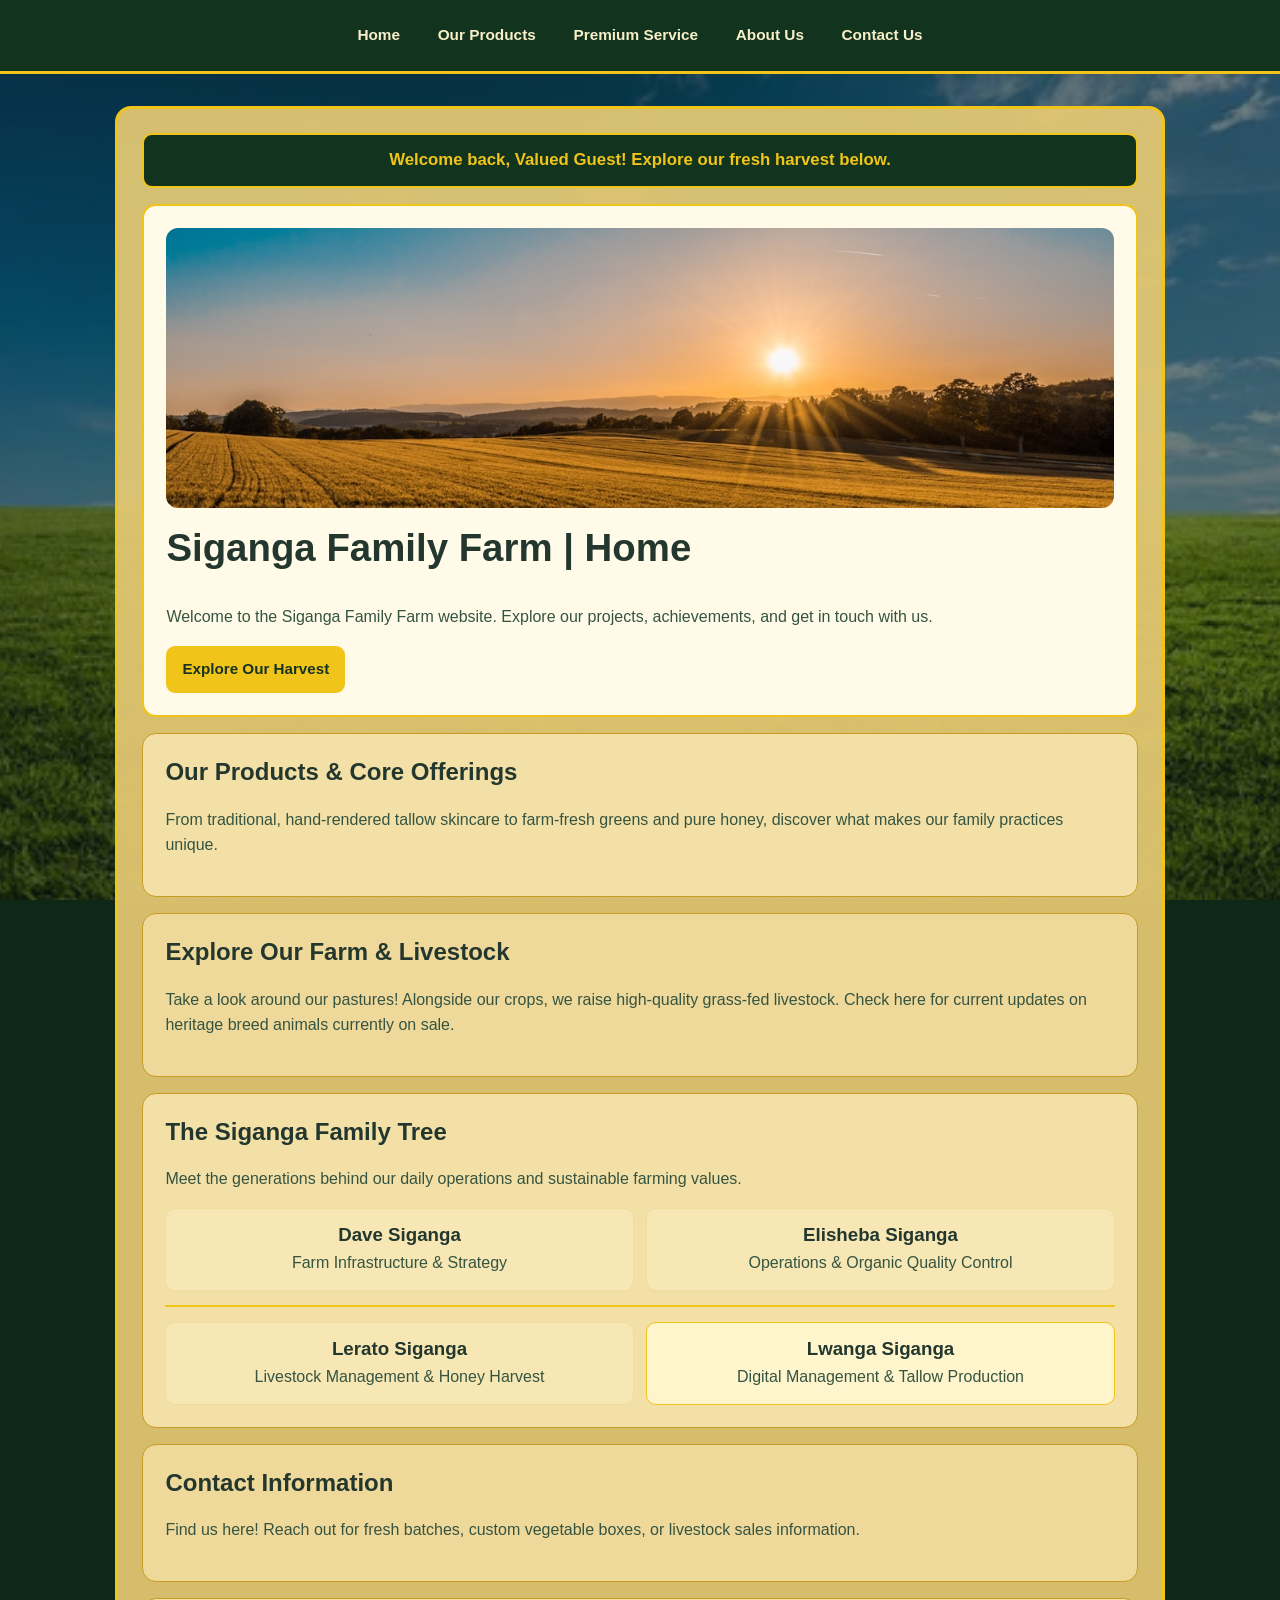
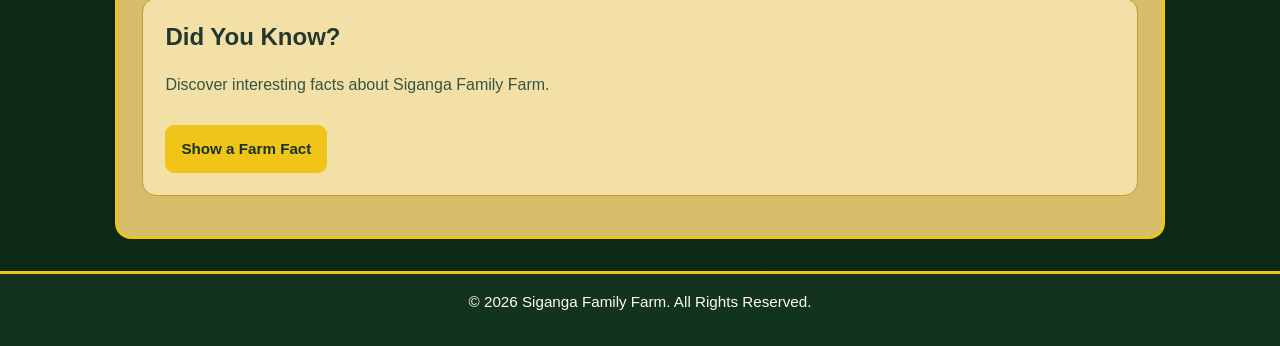
<file: index.html>
<!DOCTYPE html>
<html>
<head>
    <!-- Instantly redirects the browser to home.html -->
    <meta http-equiv="refresh" content="0; url=home.html">
    <title>Redirecting...</title>
</head>
<body>
    <p>Loading Siganga Family Farm... If you are not redirected automatically, <a href="home.html">click here</a>.</p>
</body>
</html>
</file>
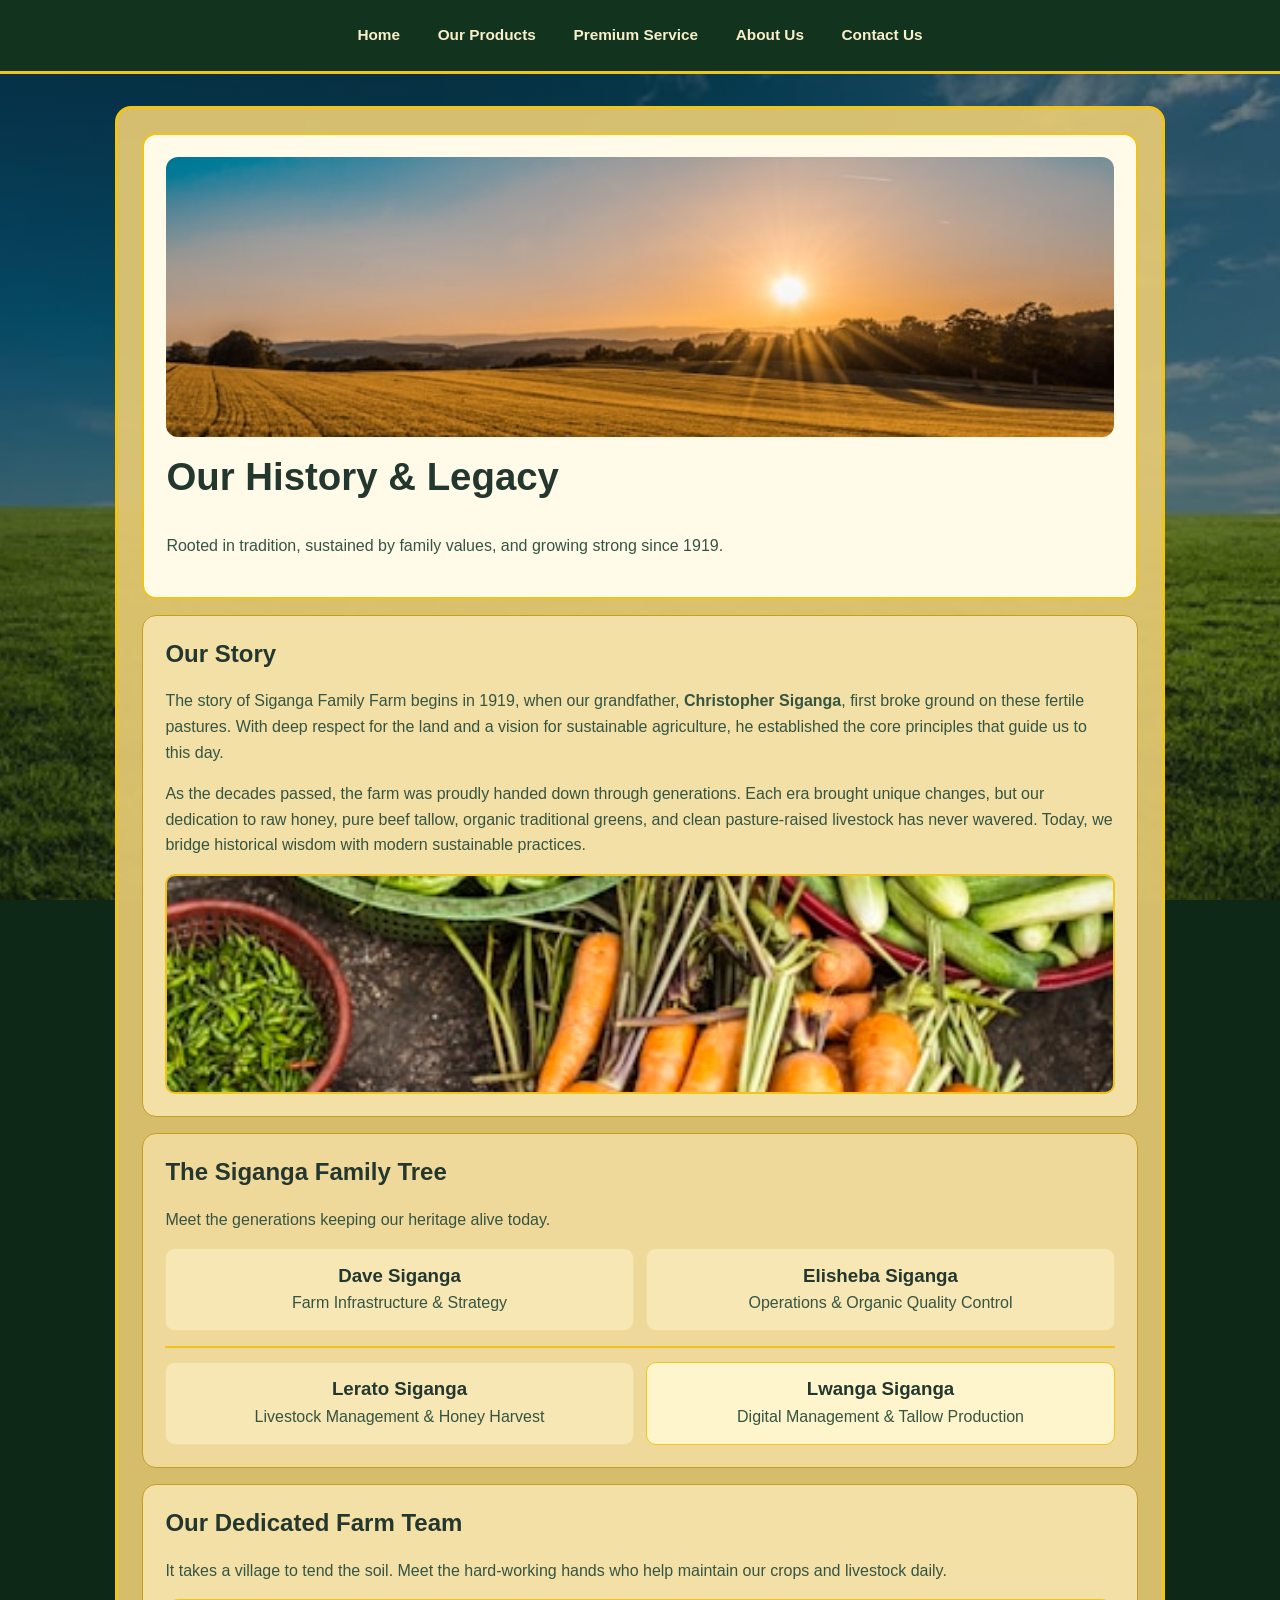
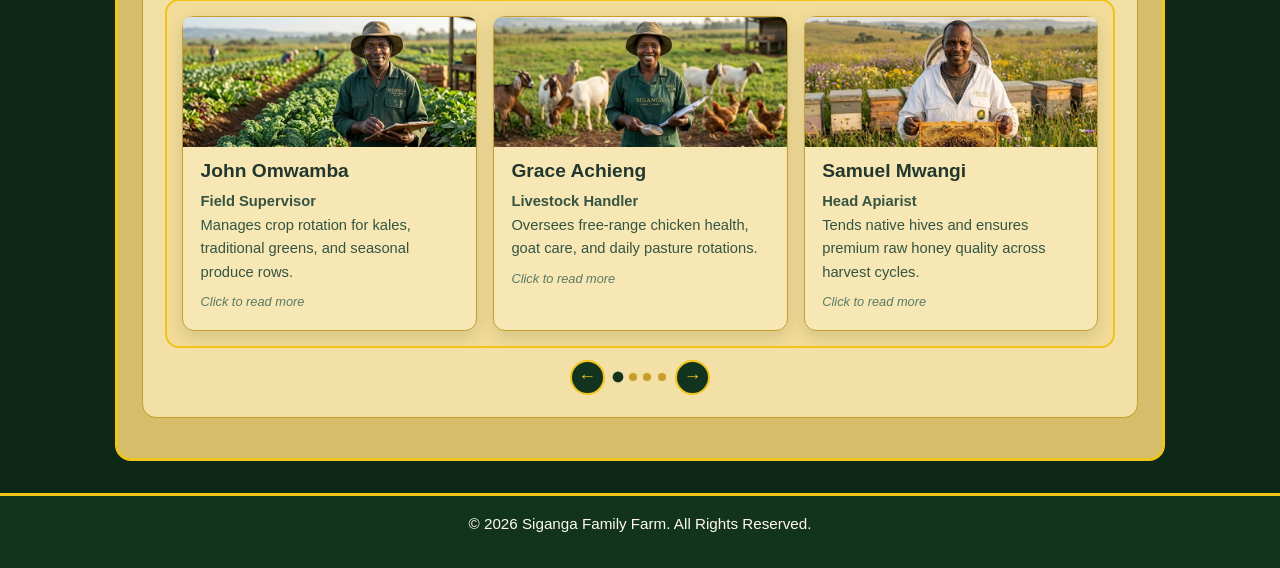
<file: about.html>
<!DOCTYPE html>
<html lang="en">
<head>
    <meta charset="UTF-8">
    <meta name="viewport" content="width=device-width, initial-scale=1.0">
    <title>About Us | Siganga Family Farm</title>
    <link rel="stylesheet" href="home.css?v=8">
    <link rel="icon" href="lulusiggy (5).png" type="image/png">
    <link rel="shortcut icon" href="lulusiggy (5).png" type="image/png">
</head>
<body class="about-page">

    <nav>
        <ul>
            <li><a href="home.html">Home</a></li>
            <li><a href="products.html">Our Products</a></li>
            <li><a href="premium.html">Premium Service</a></li>
            <li><a href="about.html">About Us</a></li>
            <li><a href="contact.html">Contact Us</a></li>
        </ul>
    </nav>

    <main>

        <section class="hero">
            <div class="hero-img-wrap">
                <img src="images/farm-story.jpg" alt="Siganga Family Farm pastures">
            </div>
            <h1>Our History &amp; Legacy</h1>
            <p>Rooted in tradition, sustained by family values, and growing strong since 1919.</p>
        </section>

        <section class="work">
            <h2>Our Story</h2>
            <p>
                The story of Siganga Family Farm begins in 1919, when our grandfather, <strong>Christopher Siganga</strong>, first broke ground on these fertile pastures. With deep respect for the land and a vision for sustainable agriculture, he established the core principles that guide us to this day.
            </p>
            <p>
                As the decades passed, the farm was proudly handed down through generations. Each era brought unique changes, but our dedication to raw honey, pure beef tallow, organic traditional greens, and clean pasture-raised livestock has never wavered. Today, we bridge historical wisdom with modern sustainable practices.
            </p>
            <img class="story-img" src="images/farm-team.jpg" alt="Farm fields at Siganga Family Farm">
        </section>

        <section class="family-tree-section">
            <h2>The Siganga Family Tree</h2>
            <p class="section-intro">Meet the generations keeping our heritage alive today.</p>

            <div class="tree-container">
                <div class="tree-row parents">
                    <div class="tree-node">
                        <h3>Dave Siganga</h3>
                        <p>Farm Infrastructure &amp; Strategy</p>
                    </div>
                    <div class="tree-node">
                        <h3>Elisheba Siganga</h3>
                        <p>Operations &amp; Organic Quality Control</p>
                    </div>
                </div>

                <div class="tree-line"></div>

                <div class="tree-row children">
                    <div class="tree-node">
                        <h3>Lerato Siganga</h3>
                        <p>Livestock Management &amp; Honey Harvest</p>
                    </div>
                    <div class="tree-node current-user">
                        <h3>Lwanga Siganga</h3>
                        <p>Digital Management &amp; Tallow Production</p>
                    </div>
                </div>
            </div>
        </section>

        <section class="farm-livestock">
            <h2>Our Dedicated Farm Team</h2>
            <p class="section-intro">It takes a village to tend the soil. Meet the hard-working hands who help maintain our crops and livestock daily.</p>

            <div class="slideshow-wrapper">
                <div class="slideshow" aria-label="Dedicated farm team slideshow">
                    <div class="slideshow-track">
                        <article class="slide-card">
                            <img class="team-avatar" src="John.jpeg" alt="John Omwamba">
                            <h3>John Omwamba</h3>
                            <p><strong>Field Supervisor</strong></p>
                            <p>Manages crop rotation for kales, traditional greens, and seasonal produce rows.</p>
                        </article>
                        <article class="slide-card">
                            <img class="team-avatar" src="Grace.jpeg" alt="Grace Achieng">
                            <h3>Grace Achieng</h3>
                            <p><strong>Livestock Handler</strong></p>
                            <p>Oversees free-range chicken health, goat care, and daily pasture rotations.</p>
                        </article>
                        <article class="slide-card">
                            <img class="team-avatar" src="Samuel.jpeg" alt="Samuel Mwangi">
                            <h3>Samuel Mwangi</h3>
                            <p><strong>Head Apiarist</strong></p>
                            <p>Tends native hives and ensures premium raw honey quality across harvest cycles.</p>
                        </article>
                        <article class="slide-card">
                            <img class="team-avatar" src="Mary.jpeg" alt="Mary Wambui">
                            <h3>Mary Wambui</h3>
                            <p><strong>Mill &amp; Tallow Specialist</strong></p>
                            <p>Handles stone-grinding for Ugali flour and artisanal rendering of pure beef tallow.</p>
                        </article>
                        <article class="slide-card">
                            <img class="team-avatar" src="David.jpeg" alt="David Kiprop">
                            <h3>David Kiprop</h3>
                            <p><strong>Orchard Caretaker</strong></p>
                            <p>Nurtures pomegranates, apples, and watermelon patches through changing seasons.</p>
                        </article>
                        <article class="slide-card">
                            <img class="team-avatar" src="FLorence.jpeg" alt="Florence Atieno">
                            <h3>Florence Atieno</h3>
                            <p><strong>Harvest Coordinator</strong></p>
                            <p>Manages sorting, packaging, and prep for custom fresh vegetable boxes.</p>
                        </article>
                    </div>
                </div>
                <div class="slideshow-controls">
                    <button class="slide-btn slide-prev" aria-label="Previous">&#8592;</button>
                    <div class="slide-dots"></div>
                    <button class="slide-btn slide-next" aria-label="Next">&#8594;</button>
                </div>
            </div>
        </section>

    </main>

    <footer>
        <p>&copy; 2026 Siganga Family Farm. All Rights Reserved.</p>
    </footer>

    <script src="slideshow.js"></script>
    <script src="farm.js"></script>
</body>
</html>
</file>
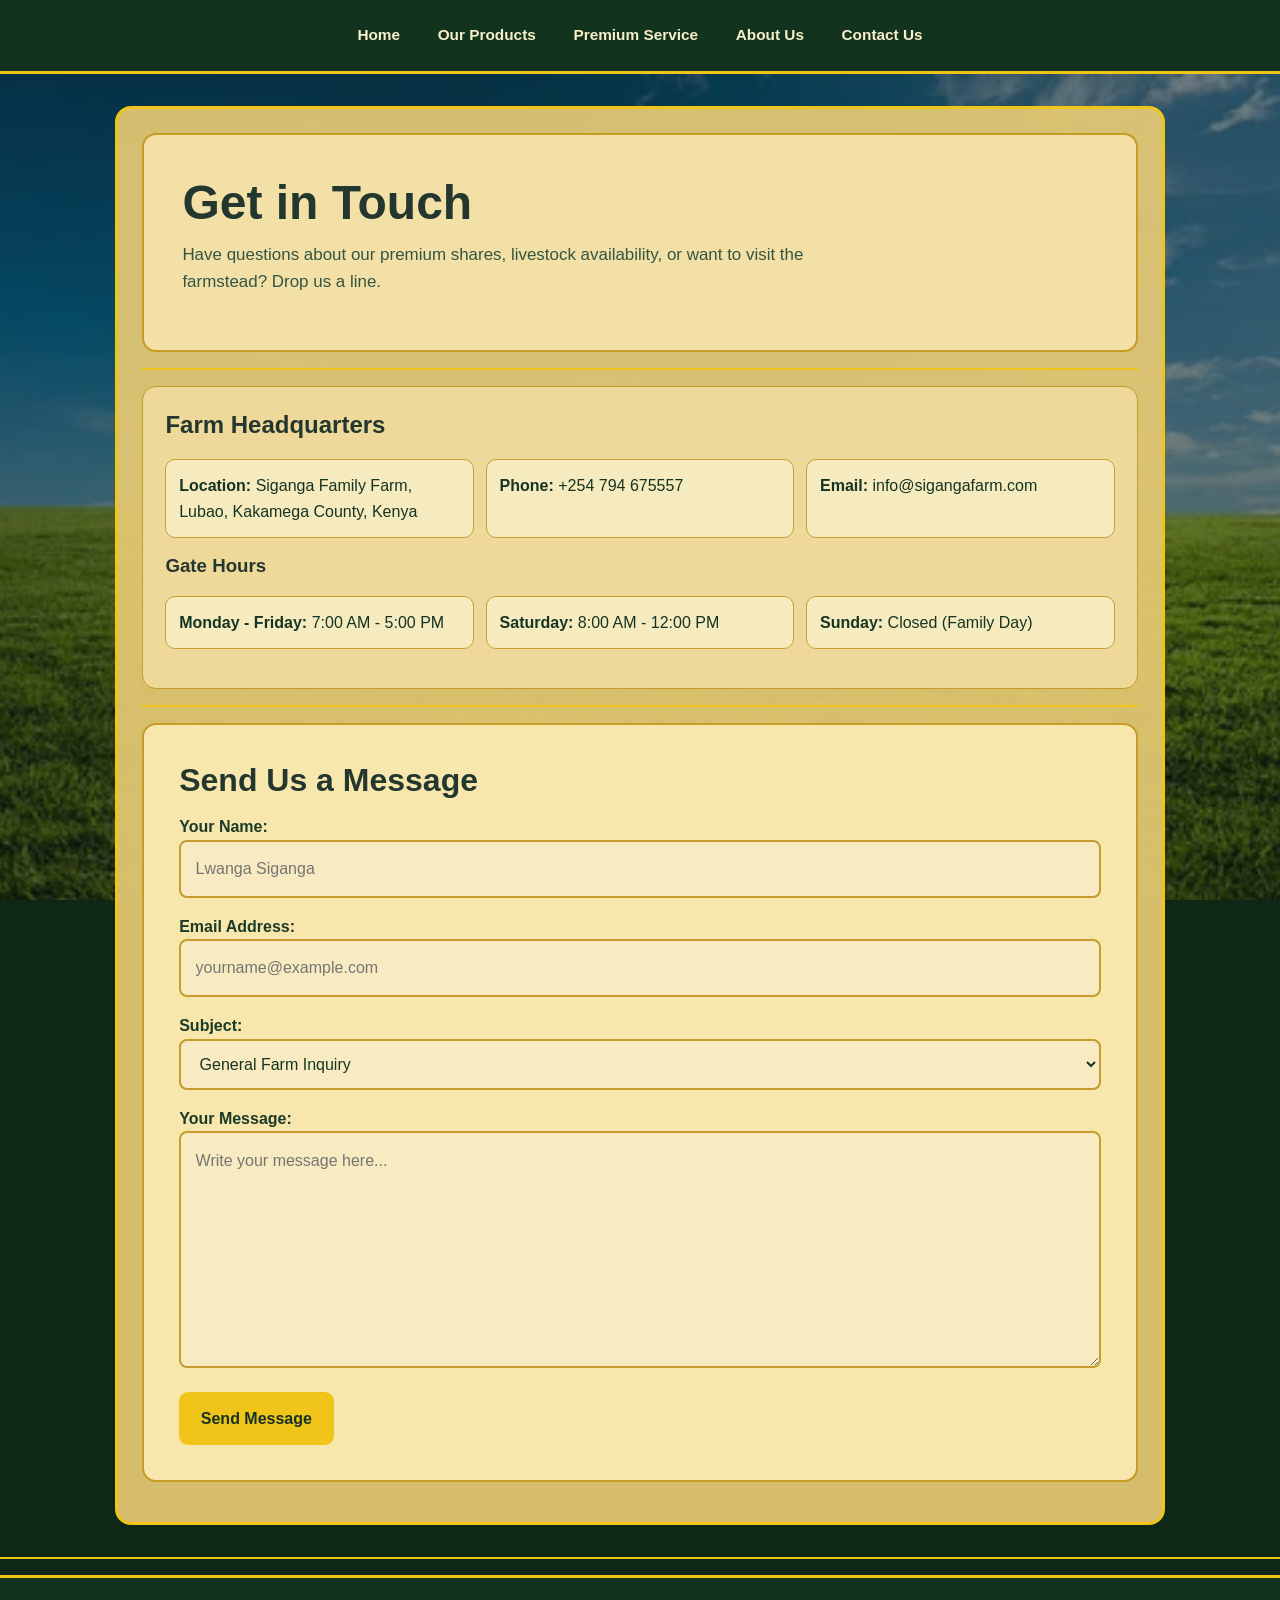
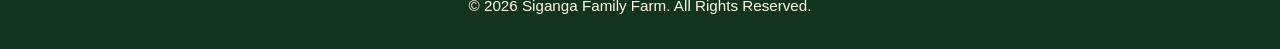
<file: contact.html>
<!DOCTYPE html>
<html lang="en">
<head>
    <meta charset="UTF-8">
    <meta name="viewport" content="width=device-width, initial-scale=1.0">
    <title>Contact Us | Siganga Family Farm</title>
    <link rel="stylesheet" href="home.css?v=8">
    <!-- this for the logo-->
    <link rel="icon" href="lulusiggy (5).png" type="image/png">
    <!-- this is for the favicon-->
    <link rel="shortcut icon" href="lulusiggy (5).png" type="image/png">
</head>
<body class="contact-page">

    <!-- Navigation Menu Bar -->
    <nav>
        <ul>
            <li><a href="home.html">Home</a></li>
            <li><a href="products.html">Our Products</a></li>
            <li><a href="premium.html">Premium Service</a></li>
            <li><a href="about.html">About Us</a></li>
            <li><a href="contact.html">Contact Us</a></li>
        </ul>
    </nav>

    <main>
        
        <!-- Header Section -->
        <header class="contact-hero">
            <h1>Get in Touch</h1>
            <p>Have questions about our premium shares, livestock availability, or want to visit the farmstead? Drop us a line.</p>
        </header>

        <hr>

        <!-- Section 1: Farm Information Details -->
        <section class="contact-details">
            <h2>Farm Headquarters</h2>
            
            <ul>
                <li><strong>Location:</strong> Siganga Family Farm, Lubao, Kakamega County, Kenya</li>
                <li><strong>Phone:</strong> +254 794 675557</li>
                <li><strong>Email:</strong> info@sigangafarm.com</li>
            </ul>

            <h3>Gate Hours</h3>
            <ul>
                <li><strong>Monday - Friday:</strong> 7:00 AM - 5:00 PM</li>
                <li><strong>Saturday:</strong> 8:00 AM - 12:00 PM</li>
                <li><strong>Sunday:</strong> Closed (Family Day)</li>
            </ul>
        </section>

        <hr>

        <!-- Section 2: Contact Inquiry Form -->
        <section class="contact-form-card">
            <h2>Send Us a Message</h2>
            
            <form class="contact-form" action="#" method="POST">
                
                <!-- Name Block -->
                <p>
                    <label for="name">Your Name:</label>
                    <br>
                    <input type="text" id="name" name="name" placeholder="Lwanga Siganga" required>
                </p>

                <!-- Email Block -->
                <p>
                    <label for="contact-email">Email Address:</label>
                    <br>
                    <input type="email" id="contact-email" name="contact-email" placeholder="yourname@example.com" required>
                </p>

                <!-- Dropdown Select Block -->
                <p>
                    <label for="subject">Subject:</label>
                    <br>
                    <select id="subject" name="subject" required>
                        <option value="general">General Farm Inquiry</option>
                        <option value="order">Custom Meat/Vegetable Order</option>
                        <option value="visit">Schedule a Tour/Visit</option>
                        <option value="premium">Premium Subscription Issue</option>
                    </select>
                </p>

                <!-- Message Box Block (Using paragraphs to force natural vertical stack spacing) -->
                <p>
                    <label for="message">Your Message:</label>
                    <br>
                    <textarea id="message" name="message" rows="8" cols="50" placeholder="Write your message here..." required></textarea>
                </p>

                <!-- Submit Action Button -->
                <p>
                    <button type="submit">Send Message</button>
                </p>
                
            </form>
        </section>

    </main>

    <hr>

    <!-- Footer Copyright -->
    <footer>
        <p>&copy; 2026 Siganga Family Farm. All Rights Reserved.</p>
    </footer>

    <script src="farm.js"></script>
</body>
</html>
</file>
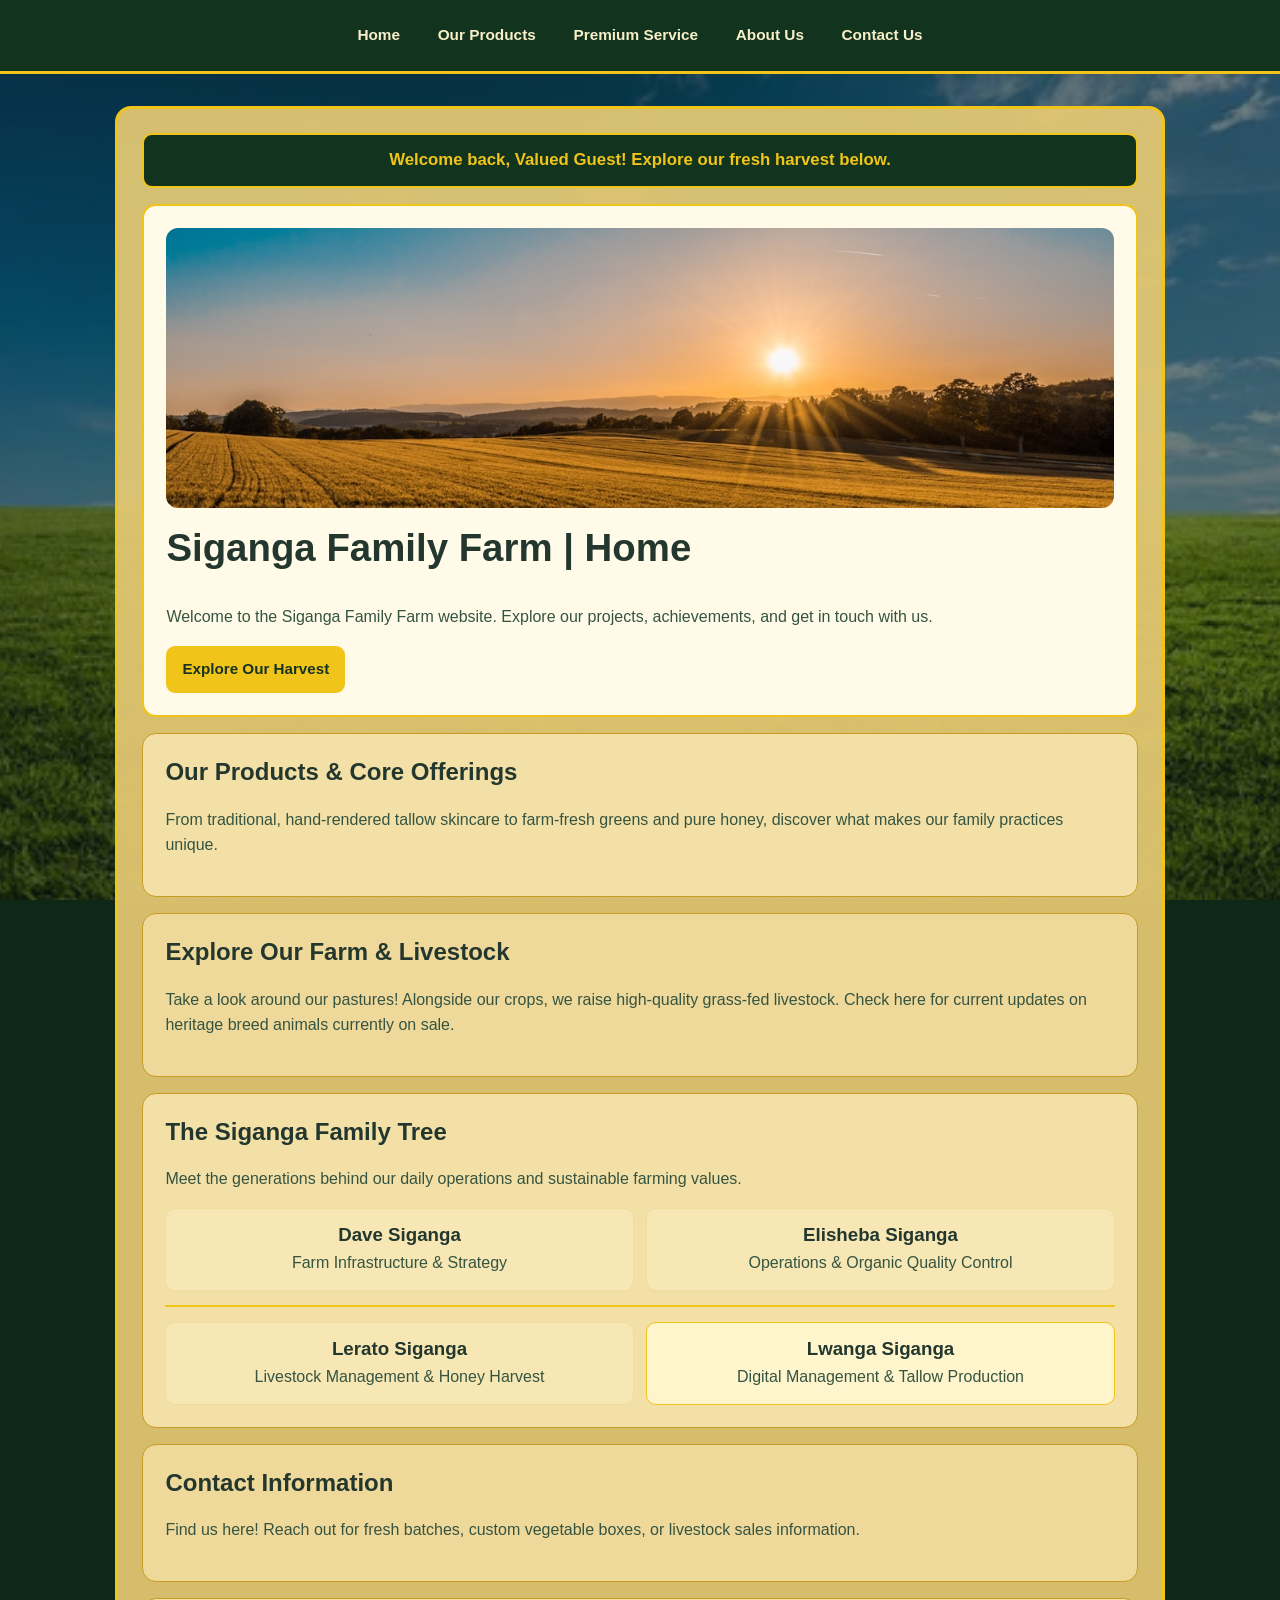
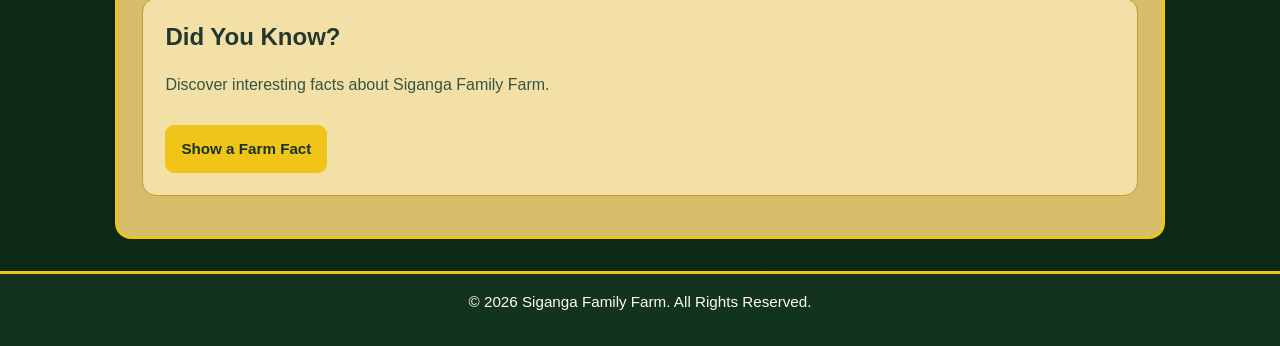
<file: home.html>
<!DOCTYPE html>
<html lang="en">
<head>
    <meta charset="UTF-8">
    <meta name="viewport" content="width=device-width, initial-scale=1.0">
    <title>Siganga Family Farm | Home</title>
    <link rel="stylesheet" href="home.css?v=8">
    <link rel="icon" href="lulusiggy (5).png" type="image/png">
    <link rel="shortcut icon" href="lulusiggy (5).png" type="image/png">
</head>
<body>
    <nav>
        <ul>
            <li><a href="home.html">Home</a></li>
            <li><a href="products.html">Our Products</a></li>
            <li><a href="premium.html">Premium Service</a></li>
            <li><a href="about.html">About Us</a></li>
            <li><a href="contact.html">Contact Us</a></li>
        </ul>
    </nav>
    <main>
        <div id="welcome-banner"></div>

        <section class="hero">
            <div class="hero-img-wrap">
                <img src="images/farm-hero.jpg" alt="Siganga Family Farm golden fields">
            </div>
            <h1>Siganga Family Farm | Home</h1>
            <p>Welcome to the Siganga Family Farm website. Explore our projects, achievements, and get in touch with us.</p>
            <a href="products.html" class="cta-btn">Explore Our Harvest</a>
        </section>
        
        <section class="work">
            <h2>Our Products & Core Offerings</h2>
            <p>From traditional, hand-rendered tallow skincare to farm-fresh greens and pure honey, discover what makes our family practices unique.</p>
        </section>
        
        <section class="farm-livestock">
            <h2>Explore Our Farm & Livestock</h2>
            <p>Take a look around our pastures! Alongside our crops, we raise high-quality grass-fed livestock. Check here for current updates on heritage breed animals currently on sale.</p>
        </section>
        
        <section class="family-tree-section">
            <h2>The Siganga Family Tree</h2>
            <p class="section-intro">Meet the generations behind our daily operations and sustainable farming values.</p>
            
            <div class="tree-container">
                <div class="tree-row parents">
                    <div class="tree-node">
                        <h3>Dave Siganga</h3>
                        <p>Farm Infrastructure & Strategy</p>
                    </div>
                    <div class="tree-node">
                        <h3>Elisheba Siganga</h3>
                        <p>Operations & Organic Quality Control</p>
                    </div>
                </div>
                
                <div class="tree-line"></div>
                
                <div class="tree-row children">
                    <div class="tree-node">
                        <h3>Lerato Siganga</h3>
                        <p>Livestock Management & Honey Harvest</p>
                    </div>
                    <div class="tree-node current-user">
                        <h3>Lwanga Siganga</h3>
                        <p>Digital Management & Tallow Production</p>
                    </div>
                </div>
            </div>
        </section>
        
        <section class="contact">
            <h2>Contact Information</h2>
            <p>Find us here! Reach out for fresh batches, custom vegetable boxes, or livestock sales information.</p>
        </section>

        <section>
            <h2>Did You Know?</h2>
            <p>Discover interesting facts about Siganga Family Farm.</p>
            <button id="fact-btn" class="cta-btn">Show a Farm Fact</button>
            <div id="fact-display"></div>
        </section>
    </main>
    <footer>
        <p>&copy; 2026 Siganga Family Farm. All Rights Reserved.</p>
    </footer>
    <script src="farm.js"></script>
</body>
</html>
</file>
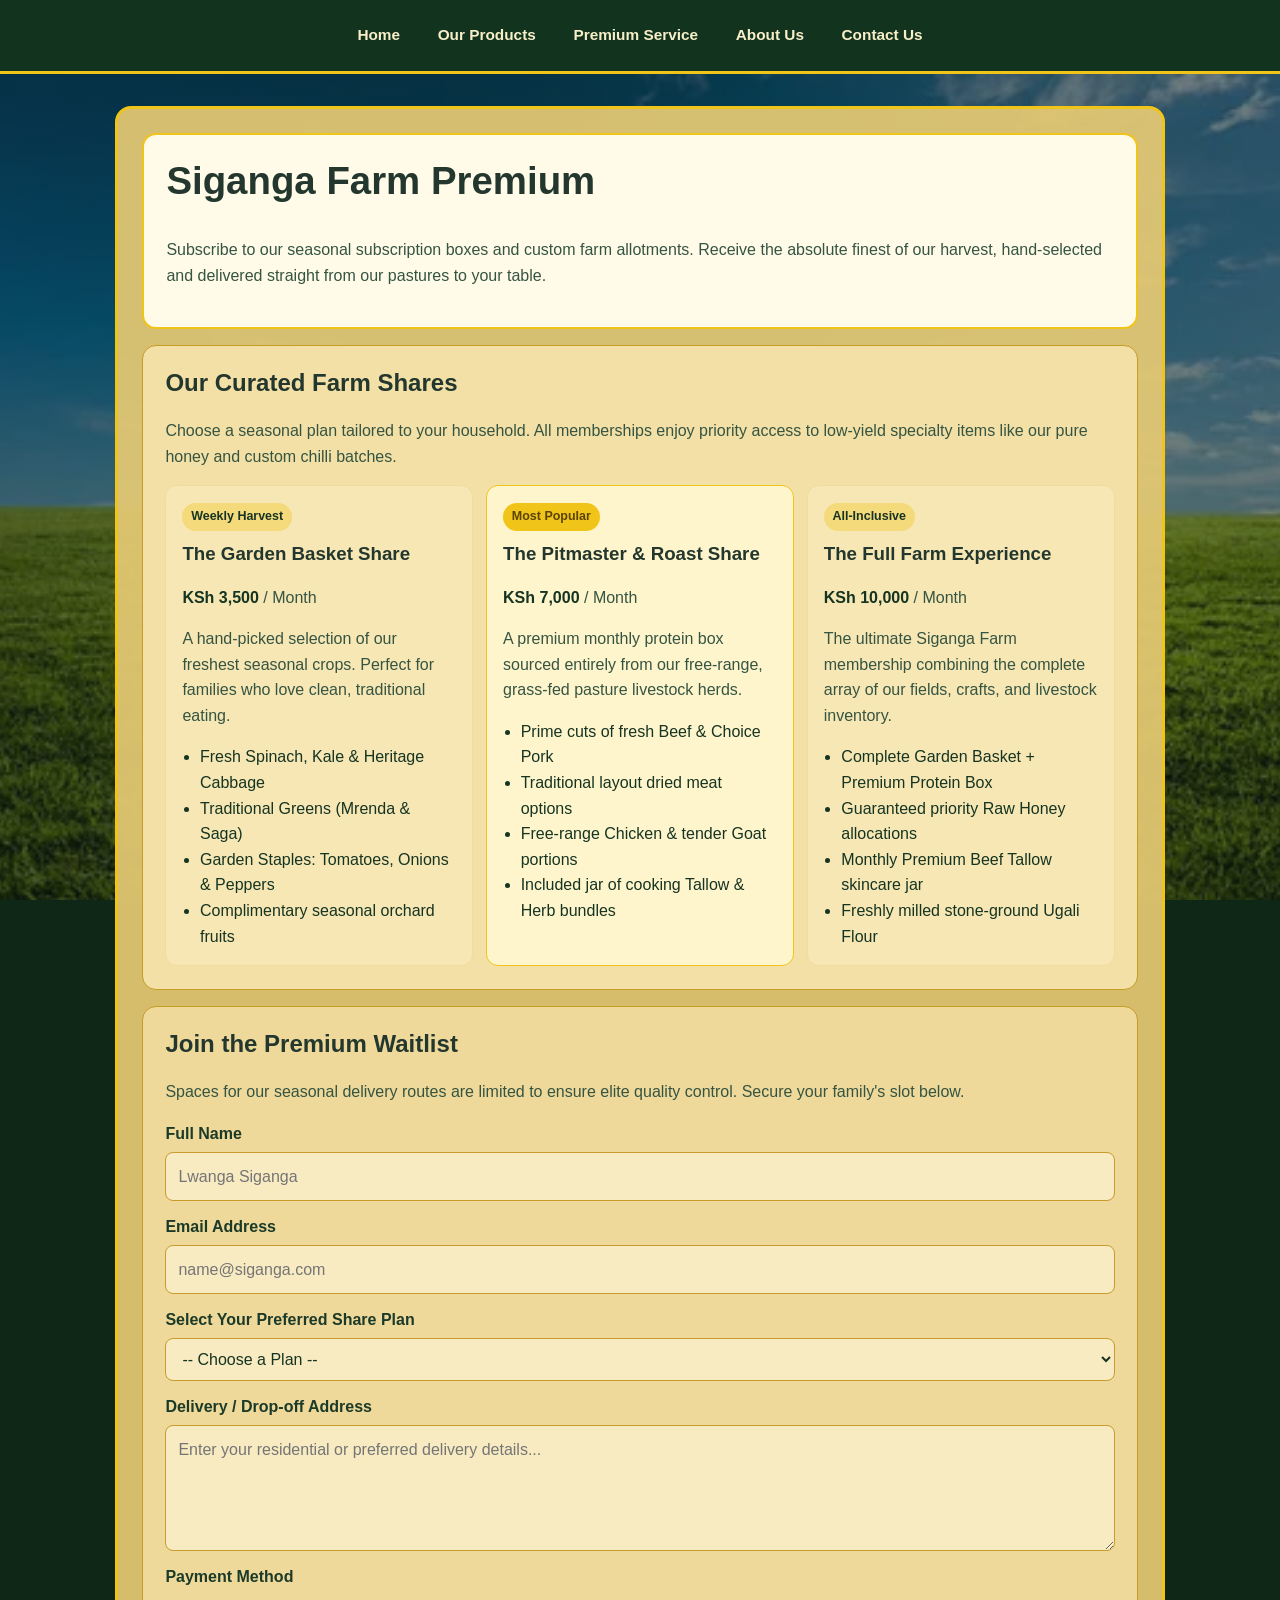
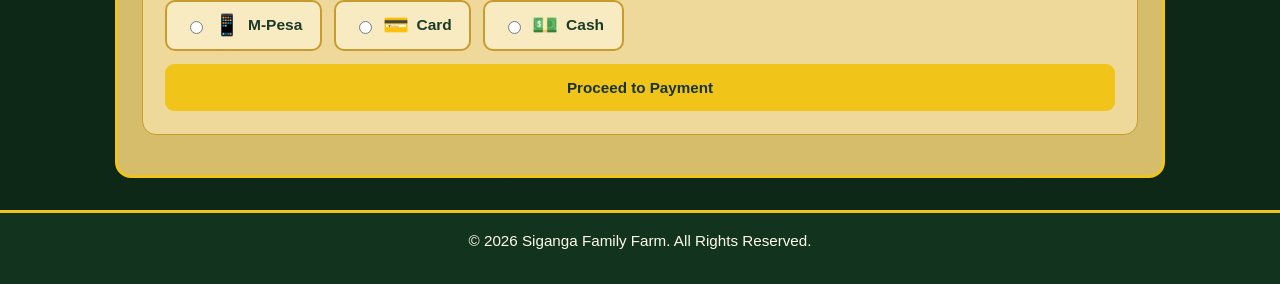
<file: premium.html>
<!DOCTYPE html>
<html lang="en">
<head>
    <meta charset="UTF-8">
    <meta name="viewport" content="width=device-width, initial-scale=1.0">
    <title>Premium Service | Siganga Family Farm</title>
    <link rel="stylesheet" href="home.css?v=8">
    <!-- this for the logo-->
    <link rel="icon" href="lulusiggy (5).png" type="image/png">
    <!-- this is for the favicon-->
    <link rel="shortcut icon" href="lulusiggy (5).png" type="image/png">
</head>
<body>
    <nav>
        <ul>
            <li><a href="home.html">Home</a></li>
            <li><a href="products.html">Our Products</a></li>
            <li><a href="premium.html">Premium Service</a></li>
            <li><a href="about.html">About Us</a></li>
            <li><a href="contact.html">Contact Us</a></li>
        </ul>
    </nav>
    <main>
        <!-- Premium Hero Section -->
        <section class="premium-hero">
            <h1>Siganga Farm Premium</h1>
            <p>Subscribe to our seasonal subscription boxes and custom farm allotments. Receive the absolute finest of our harvest, hand-selected and delivered straight from our pastures to your table.</p>
        </section>

        <!-- The Subscription Tiers -->
        <section class="premium-services-container">
            <h2>Our Curated Farm Shares</h2>
            <p class="section-intro">Choose a seasonal plan tailored to your household. All memberships enjoy priority access to low-yield specialty items like our pure honey and custom chilli batches.</p>
            
            <div class="premium-grid">
                <!-- Tier 1 -->
                <div class="premium-card">
                    <div class="tier-badge">Weekly Harvest</div>
                    <h3>The Garden Basket Share</h3>
                    <p class="price">KSh 3,500 <span>/ Month</span></p>
                    <p class="tier-desc">A hand-picked selection of our freshest seasonal crops. Perfect for families who love clean, traditional eating.</p>
                    <ul class="tier-features">
                        <li>Fresh Spinach, Kale & Heritage Cabbage</li>
                        <li>Traditional Greens (Mrenda & Saga)</li>
                        <li>Garden Staples: Tomatoes, Onions & Peppers</li>
                        <li>Complimentary seasonal orchard fruits</li>
                    </ul>
                </div>

                <!-- Tier 2 (Highlighted) -->
                <div class="premium-card elite-card">
                    <div class="tier-badge elite-badge">Most Popular</div>
                    <h3>The Pitmaster & Roast Share</h3>
                    <p class="price">KSh 7,000 <span>/ Month</span></p>
                    <p class="tier-desc">A premium monthly protein box sourced entirely from our free-range, grass-fed pasture livestock herds.</p>
                    <ul class="tier-features">
                        <li>Prime cuts of fresh Beef & Choice Pork</li>
                        <li>Traditional layout dried meat options</li>
                        <li>Free-range Chicken & tender Goat portions</li>
                        <li>Included jar of cooking Tallow & Herb bundles</li>
                    </ul>
                </div>

                <!-- Tier 3 -->
                <div class="premium-card">
                    <div class="tier-badge">All-Inclusive</div>
                    <h3>The Full Farm Experience</h3>
                    <p class="price">KSh 10,000 <span>/ Month</span></p>
                    <p class="tier-desc">The ultimate Siganga Farm membership combining the complete array of our fields, crafts, and livestock inventory.</p>
                    <ul class="tier-features">
                        <li>Complete Garden Basket + Premium Protein Box</li>
                        <li>Guaranteed priority Raw Honey allocations</li>
                        <li>Monthly Premium Beef Tallow skincare jar</li>
                        <li>Freshly milled stone-ground Ugali Flour</li>
                    </ul>
                </div>
            </div>
        </section>

        <!-- Plan selection confirmation -->
        <div id="plan-confirm"></div>

        <!-- Subscription Form Section -->
       <section class="signup-section">
            <h2>Join the Premium Waitlist</h2>
            <p class="section-intro">Spaces for our seasonal delivery routes are limited to ensure elite quality control. Secure your family's slot below.</p>
            
            <form class="premium-form" action="#" method="POST">
                
                <div class="form-group">
                    <label for="fullname">Full Name</label>
                    <input type="text" id="fullname" name="fullname" placeholder="Lwanga Siganga" required>
                </div>
                
                <div class="form-group">
                    <label for="email">Email Address</label>
                    <input type="email" id="email" name="email" placeholder="name@siganga.com" required>
                </div>
                
                <div class="form-group">
                    <label for="tier-select">Select Your Preferred Share Plan</label>
                    <select id="tier-select" name="tier-select" required>
                        <option value="" disabled selected>-- Choose a Plan --</option>
                        <option value="garden">The Garden Basket Share (KSh 3,500/mo)</option>
                        <option value="meat">The Pitmaster & Roast Share (KSh 7,500/mo)</option>
                        <option value="homestead">The Full Homestead Experience (KSh 10,500/mo)</option>
                    </select>
                </div>

                <!-- Fixed Delivery Area with explicit margins -->
                <div class="form-group">
                    <label for="delivery-address">Delivery / Drop-off Address</label>
                    <textarea id="delivery-address" name="delivery-address" rows="4" placeholder="Enter your residential or preferred delivery details..." required></textarea>
                </div>

                <!-- Payment Method -->
                <div class="form-group">
                    <label>Payment Method</label>
                    <div class="payment-options">
                        <label class="payment-option" id="opt-mpesa">
                            <input type="radio" name="payment" value="mpesa" required>
                            <span class="payment-icon">📱</span>
                            <span>M-Pesa</span>
                        </label>
                        <label class="payment-option" id="opt-card">
                            <input type="radio" name="payment" value="card">
                            <span class="payment-icon">💳</span>
                            <span>Card</span>
                        </label>
                        <label class="payment-option" id="opt-cash">
                            <input type="radio" name="payment" value="cash">
                            <span class="payment-icon">💵</span>
                            <span>Cash</span>
                        </label>
                    </div>
                </div>

                <!-- M-Pesa Fields -->
                <div class="payment-fields" id="fields-mpesa">
                    <div class="form-group">
                        <label for="mpesa-phone">M-Pesa Phone Number</label>
                        <input type="tel" id="mpesa-phone" name="mpesa-phone" placeholder="e.g. 0712 345 678">
                    </div>
                </div>

                <!-- Card Fields -->
                <div class="payment-fields" id="fields-card">
                    <div class="form-group">
                        <label for="card-number">Card Number</label>
                        <input type="text" id="card-number" name="card-number" placeholder="1234 5678 9012 3456" maxlength="19">
                    </div>
                    <div class="card-row">
                        <div class="form-group">
                            <label for="card-expiry">Expiry Date</label>
                            <input type="text" id="card-expiry" name="card-expiry" placeholder="MM / YY" maxlength="7">
                        </div>
                        <div class="form-group">
                            <label for="card-cvv">CVV</label>
                            <input type="text" id="card-cvv" name="card-cvv" placeholder="123" maxlength="3">
                        </div>
                    </div>
                </div>

                <!-- Cash Note -->
                <div class="payment-fields" id="fields-cash">
                    <p class="cash-note">💡 Cash payment is collected at the time of your first delivery. Our agent will contact you to confirm the drop-off arrangement.</p>
                </div>

                <button type="submit" class="submit-btn">Proceed to Payment</button>

                <div id="pay-success" class="pay-success-banner"></div>

            </form>
        </section>
    </main>
    <footer>
        <p>&copy; 2026 Siganga Family Farm. All Rights Reserved.</p>
    </footer>
    <script src="farm.js"></script>
</body>
</html>
</file>
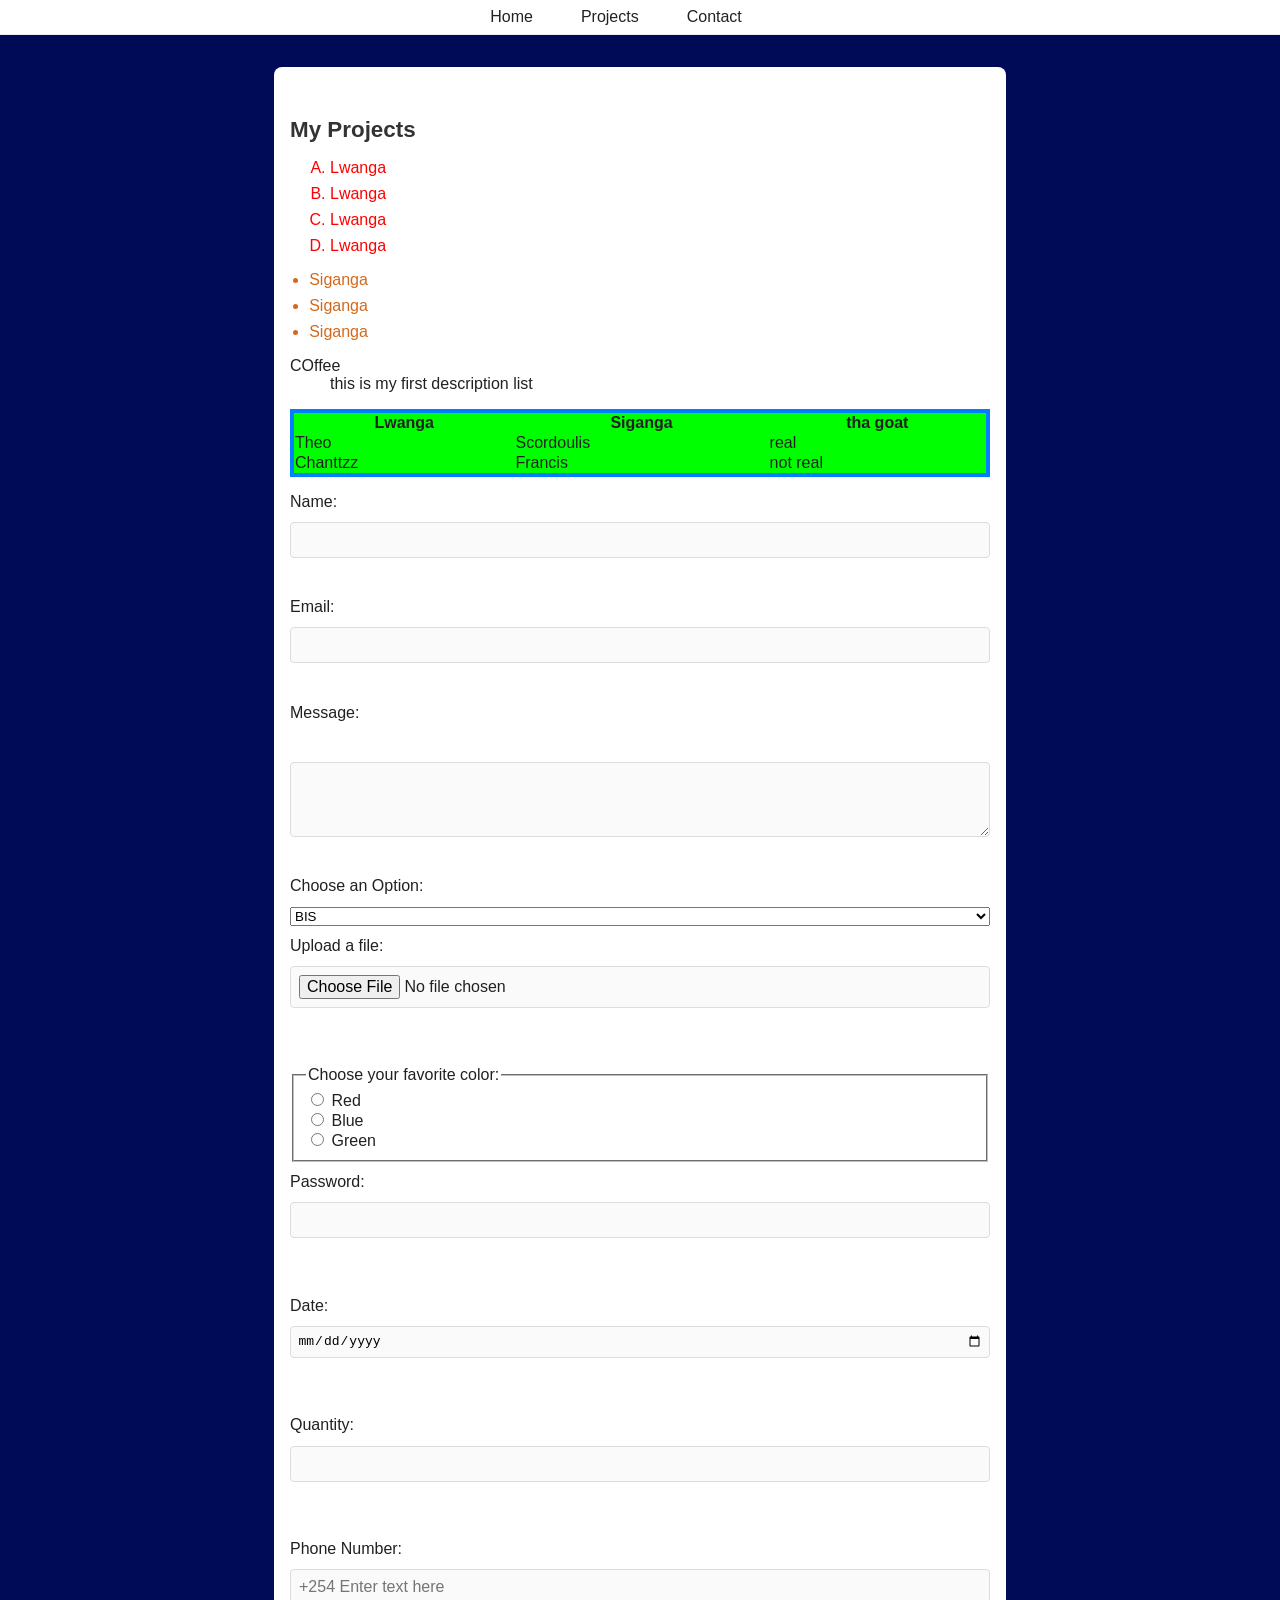
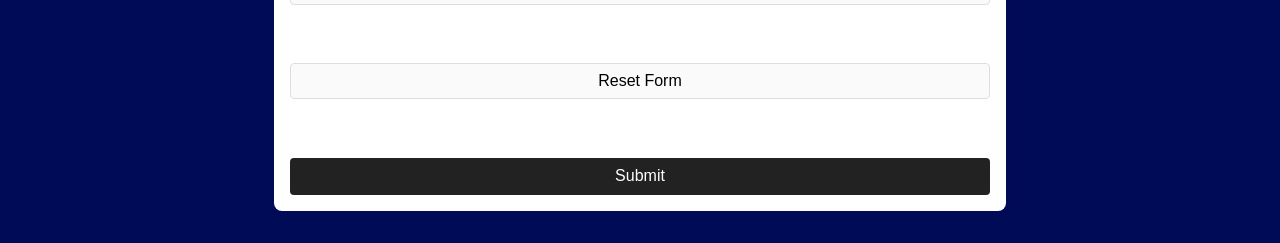
<file: trial.html>
<!DOCTYPE html>
<html lang="en">
<head>
    <meta charset="UTF-8">
    <meta name="viewport" content="width=device-width, initial-scale=1.0">
    <title>Projects | Simple Website</title>
    <link rel="stylesheet" href="styles.css">

         <link rel="shortcut icon" href="lulusiggy (5).png" type="image/png">
</head>
<body>
    <nav>
        <ul>
            <li><a href="home.html">Home</a></li>
            <li><a href="projects.html">Projects</a></li>
            <li><a href="contact.html">Contact</a></li>
                        <li> <a href= "abouthtml.html"></a></li>

        </ul>
    </nav>
    <main>
        <section class="projects">
            <h1>My Projects</h1>

            <!--this is an ordered list without 1234-->
            <ol style="color: red;" type="A">
                <li>Lwanga</li>
                <li>Lwanga</li>
                <li>Lwanga</li>
                <li>Lwanga</li>
            </ol>

            <ul style="color: chocolate;">
                <li>Siganga</li>
                                <li>Siganga</li>
                                <li>Siganga</li>

            </ul>

            <dl>
                <dt>COffee</dt>
<dd> this is my first description list</dd>
</dl>

<table style="height: 150%; width: 100%; border-color: black; border: 4px solid rgb(0, 128, 255); background-color: lime; border-collapse: collapse; " >
<tr>
<th>Lwanga</th>
<th>Siganga</th>
<th>tha goat</th>
</tr>

<tr>
<td>Theo</td>
<td>Scordoulis</td>
<td>real</td>
</tr>

<tr>

<td>Chanttzz</td>
<td>Francis</td>
<td>not real</td>


</tr>

</table>


            <form>
                <label for="name">Name:</label>
                <input type="text" id="name" name="name" required><br>
                
                <label for="email">Email:</label>
                <input type="email" id="email" name="email" required><br>
                
                <label for="message">Message:</label><br>
                <textarea id="message" name="message" rows="4" required></textarea><br>

                <Label>Choose an Option:</Label>
<select name="options" id="options">
    <option value="option1">BIS</option>
    <option value="option2">BCOM</option>
    <option value="option3">BBIT</option>
</select>

<label for="file">Upload a file:</label>
<input type="file" id="file" name="file"><br><br>

<fieldset>
<legend>Choose your favorite color:</legend>
<input type="radio" id="red" name="color" value="red">
<label for="red">Red</label><br>
<input type="radio" id="blue" name="color" value="blue">
<label for="blue">Blue</label><br>
<input type="radio" id="green" name="color" value="green">
<label for="green">Green</label><br>    


</fieldset>

<label for="pwd">Password:</label>
<input type="password" id="pwd" name="pwd" required><br><br>    

<label for="date">Date:</label>
<input type="date" id="date" name="date"><br><br>

<label for="quantity">Quantity:</label>
<input type="number" id="quantity" name="quantity" min="1" max="10"><br><br>

<label for="placeholder">Phone Number:</label>
<input type="text" id="placeholder" name="placeholder" placeholder="+254 Enter text here"><br><br>

<input type="reset" value="Reset Form"><br><br>
<button type="submit">Submit</button>




            </form>

        </section>
    </main>
</body>
</html>
</file>
<file: home.css>
:root {
    --bg: #12341f;
    --surface: #efd99a;
    --surface-muted: #f6e7b4;
    --text: #163422;
    --muted: #355442;
    --line: #d9b337;
    --brand: #12341f;
    --brand-soft: #1e4a2d;
    --accent: #f0c419;
}

* {
    box-sizing: border-box;
}

body {
    margin: 0;
    font-family: "Trebuchet MS", "Segoe UI", sans-serif;
    color: var(--text);
    background:
        linear-gradient(rgba(10, 28, 16, 0.52), rgba(10, 28, 16, 0.52)),
        url('grass-background.webp') center center / cover fixed no-repeat;
    background-color: var(--bg);
    line-height: 1.6;
    min-height: 100vh;
}

nav {
    position: sticky;
    top: 0;
    z-index: 10;
    background: var(--brand);
    border-bottom: 3px solid var(--accent);
}

nav ul {
    list-style: none;
    margin: 0;
    padding: 1rem;
    display: flex;
    justify-content: center;
    flex-wrap: wrap;
    gap: 0.75rem;
}

nav a {
    display: inline-block;
    text-decoration: none;
    color: #f8efc9;
    font-weight: 700;
    font-size: 0.96rem;
    padding: 0.45rem 0.8rem;
    border-radius: 999px;
    transition: background-color 0.2s ease, color 0.2s ease;
}

nav a:hover,
nav a:focus-visible {
    background: var(--accent);
    color: #1f3a27;
}

main {
    max-width: 1050px;
    margin: 2rem auto;
    padding: clamp(1rem, 2vw, 1.5rem);
    background: rgba(230, 202, 116, 0.93);
    border: 3px solid var(--accent);
    border-radius: 16px;
    backdrop-filter: blur(2px);
}

section,
header {
    background: var(--surface);
    border: 1px solid #c79c25;
    border-radius: 14px;
    padding: clamp(1rem, 2vw, 1.4rem);
    margin-bottom: 1rem;
}

section:nth-of-type(even),
main > header {
    background: #f3e0a6;
}

h1,
h2,
h3 {
    margin-top: 0;
    color: #23372e;
    line-height: 1.25;
}

h1 {
    font-size: clamp(1.7rem, 3vw, 2.4rem);
}

h2 {
    font-size: clamp(1.2rem, 2vw, 1.5rem);
}

p {
    margin-top: 0;
    color: var(--muted);
}

main > .hero,
.premium-hero {
    background: #fffbe8;
    border: 2px solid var(--accent);
}

.cta-btn,
.submit-btn,
button[type="submit"] {
    appearance: none;
    border: 0;
    display: inline-block;
    background: var(--accent);
    color: #173324;
    text-decoration: none;
    font-weight: 700;
    font-size: 0.95rem;
    padding: 0.72rem 1rem;
    border-radius: 9px;
    cursor: pointer;
    transition: background-color 0.2s ease, transform 0.2s ease;
}

.cta-btn:hover,
.submit-btn:hover,
button[type="submit"]:hover {
    background: #e3b400;
    transform: translateY(-1px);
}

hr {
    border: 0;
    border-top: 2px solid var(--accent);
    margin: 0.5rem 0 1rem;
}

main > section > ul {
    list-style: none;
    padding: 0;
    margin: 0;
    display: grid;
    grid-template-columns: repeat(auto-fit, minmax(220px, 1fr));
    gap: 0.7rem;
}

main > section > ul li {
    background: var(--surface-muted);
    border: 1px solid #f0dd9c;
    border-radius: 10px;
    padding: 0.8rem;
}

main > section > ul li p {
    margin-bottom: 0;
}

.section-intro {
    margin-bottom: 1rem;
}

.tree-container {
    display: grid;
    gap: 0.9rem;
}

.tree-row {
    display: grid;
    grid-template-columns: repeat(auto-fit, minmax(200px, 1fr));
    gap: 0.8rem;
}

.tree-line {
    height: 2px;
    background: var(--accent);
}

.tree-node {
    border: 1px solid #f0dd9c;
    padding: 0.9rem;
    border-radius: 10px;
    background: var(--surface-muted);
    text-align: left;
}

.tree-node h3 {
    margin-bottom: 0.2rem;
}

.tree-node p {
    margin-bottom: 0;
}

.current-user {
    border-color: var(--accent);
    background: #fff5cc;
}

.premium-grid {
    display: grid;
    grid-template-columns: repeat(auto-fit, minmax(220px, 1fr));
    gap: 0.8rem;
}

.premium-card {
    border: 1px solid #f0dd9c;
    background: var(--surface-muted);
    border-radius: 12px;
    padding: 1rem;
}

.elite-card {
    border-color: var(--accent);
    background: #fff5cc;
}

.tier-badge {
    display: inline-block;
    margin-bottom: 0.7rem;
    padding: 0.25rem 0.55rem;
    border-radius: 999px;
    font-size: 0.78rem;
    font-weight: 700;
    color: #173324;
    background: #f4da7a;
}

.elite-badge {
    color: #5a4400;
    background: var(--accent);
}

.slideshow-wrapper {
    position: relative;
}

.slideshow {
    overflow: hidden;
    border: 2px solid var(--accent);
    border-radius: 14px;
    background: #f3dc98;
    padding: 0.9rem;
}

.slideshow-track {
    display: flex;
    gap: 1rem;
    transition: transform 0.55s ease;
    will-change: transform;
}

.slide-card {
    flex: 0 0 calc((100% - 2rem) / 3);
    background: var(--surface-muted);
    border: 1px solid #c89d2c;
    border-radius: 12px;
    padding: 1.1rem;
    min-height: 160px;
    opacity: 0.78;
    transition: opacity 0.3s ease, box-shadow 0.3s ease;
}

.slide-card.is-active {
    opacity: 1;
    box-shadow: 0 6px 18px rgba(22, 52, 34, 0.15);
}

.slide-card h3 {
    margin-bottom: 0.45rem;
    font-size: clamp(1rem, 1.6vw, 1.2rem);
}

.slide-card p {
    margin-bottom: 0;
    line-height: 1.6;
    font-size: 0.92rem;
}

.slideshow-controls {
    display: flex;
    justify-content: center;
    align-items: center;
    gap: 0.6rem;
    margin-top: 0.75rem;
}

.slide-btn {
    appearance: none;
    border: 2px solid var(--accent);
    background: var(--brand);
    color: var(--accent);
    font-size: 1.1rem;
    width: 2.2rem;
    height: 2.2rem;
    border-radius: 50%;
    cursor: pointer;
    display: flex;
    align-items: center;
    justify-content: center;
    transition: background 0.2s ease;
    line-height: 1;
    padding: 0;
}

.slide-btn:hover {
    background: var(--accent);
    color: var(--brand);
}

.slide-dots {
    display: flex;
    gap: 0.4rem;
}

.slide-dot {
    width: 8px;
    height: 8px;
    border-radius: 50%;
    background: #c89d2c;
    border: none;
    cursor: pointer;
    padding: 0;
    transition: background 0.2s ease, transform 0.2s ease;
}

.slide-dot.is-active {
    background: var(--brand);
    transform: scale(1.35);
}

.slide-note {
    font-size: 0.88rem;
    color: #365744;
    margin-bottom: 0.6rem;
}

@media (max-width: 700px) {
    .slide-card {
        flex: 0 0 calc((100% - 1rem) / 2);
    }
}

@media (max-width: 440px) {
    .slide-card {
        flex: 0 0 100%;
    }
}

.price {
    color: var(--text);
    font-weight: 700;
}

.price span {
    color: var(--muted);
    font-weight: 500;
}

.tier-features {
    list-style: disc;
    padding-left: 1.1rem;
    margin-bottom: 0;
}

.signup-section {
    background: var(--surface);
}

form,
.premium-form {
    display: grid;
    gap: 0.8rem;
}

.form-group {
    display: grid;
    gap: 0.35rem;
}

label {
    font-weight: 700;
    color: #1b3a28;
}

input,
select,
textarea,
button {
    font: inherit;
}

input,
select,
textarea {
    width: 100%;
    padding: 0.68rem 0.75rem;
    border-radius: 8px;
    border: 1px solid #c79b2d;
    background: #f8ebc1;
    color: var(--text);
}

input:focus,
select:focus,
textarea:focus {
    outline: 2px solid var(--accent);
    outline-offset: 1px;
    border-color: #d4ab0e;
}

footer {
    text-align: center;
    padding: 1rem;
    margin-top: 0.2rem;
    background: var(--brand);
    border-top: 3px solid var(--accent);
}

footer p {
    color: #fffbe8;
    font-size: 0.95rem;
}

.contact-page .contact-hero {
    padding: clamp(1.4rem, 3vw, 2.4rem);
    border-width: 2px;
}

.contact-page .contact-hero h1 {
    font-size: clamp(2rem, 4vw, 3rem);
    margin-bottom: 0.45rem;
}

.contact-page .contact-hero p {
    font-size: 1.06rem;
    max-width: 68ch;
}

.contact-page .contact-details ul {
    list-style: none;
    padding: 0;
    margin: 0 0 1rem;
    display: grid;
    grid-template-columns: repeat(auto-fit, minmax(220px, 1fr));
    gap: 0.75rem;
}

.contact-page .contact-details li {
    background: #f6eabf;
    border: 1px solid #c89f2f;
    border-radius: 10px;
    padding: 0.8rem;
}

.contact-page .contact-form-card {
    padding: clamp(1.3rem, 3vw, 2.2rem);
    border-width: 2px;
    background: #f8e7ad;
}

.contact-page .contact-form-card h2 {
    font-size: clamp(1.5rem, 2.8vw, 2rem);
    margin-bottom: 0.9rem;
}

.contact-page .contact-form {
    gap: 1rem;
}

.contact-page .contact-form p {
    margin: 0;
}

.contact-page .contact-form label {
    font-size: 1rem;
}

.contact-page .contact-form input,
.contact-page .contact-form select,
.contact-page .contact-form textarea {
    padding: 0.88rem 0.9rem;
    border-width: 2px;
}

.contact-page .contact-form textarea {
    min-height: 170px;
}

.contact-page .contact-form button {
    padding: 0.85rem 1.35rem;
    font-size: 1rem;
}

@media (max-width: 640px) {
    main {
        margin-top: 1rem;
    }

    nav ul {
        justify-content: flex-start;
    }
}

/* ── farm.js styles ── */

#welcome-banner {
    display: none;
    background: var(--brand);
    color: var(--accent);
    font-weight: 700;
    font-size: 1.05rem;
    text-align: center;
    padding: 0.75rem 1rem;
    border-radius: 10px;
    border: 2px solid var(--accent);
    margin-bottom: 1rem;
}

.field-error {
    display: block;
    color: #b91c1c;
    font-size: 0.85rem;
    margin-top: 0.3rem;
    font-weight: 600;
}

.input-error {
    border-color: #b91c1c !important;
    outline: 2px solid #b91c1c !important;
}

.form-success {
    margin-top: 1rem;
    padding: 0.85rem 1rem;
    background: #d1fae5;
    border: 2px solid #059669;
    border-radius: 10px;
    color: #065f46;
    font-weight: 700;
    font-size: 1rem;
}

#fact-btn {
    margin-top: 0.75rem;
}

#fact-display {
    display: none;
    margin-top: 0.75rem;
    padding: 0.8rem 1rem;
    background: #fff8dc;
    border-left: 4px solid var(--accent);
    border-radius: 8px;
    color: var(--text);
    font-style: italic;
    font-size: 0.97rem;
}

.card-selected {
    border: 2px solid var(--brand) !important;
    box-shadow: 0 0 0 3px var(--accent);
    transform: translateY(-3px);
    transition: transform 0.2s ease, box-shadow 0.2s ease;
}

#plan-confirm {
    display: none;
    margin: 0.9rem 0 0.2rem;
    padding: 0.8rem 1rem;
    background: #d1fae5;
    border: 2px solid #059669;
    border-radius: 10px;
    color: #065f46;
    font-weight: 700;
}

.team-bio {
    margin-top: 0.6rem;
    font-size: 0.9rem;
    color: var(--muted);
    border-top: 1px solid #d4b84a;
    padding-top: 0.5rem;
}

.bio-hint {
    display: block;
    margin-top: 0.5rem;
    font-size: 0.8rem;
    color: #5a7a65;
    font-style: italic;
}

.card-expanded {
    background: #fffbe8 !important;
}

/* ── Image-enhanced slide cards ── */

.slide-card {
    display: flex;
    flex-direction: column;
}

.slide-card .card-img {
    width: 100%;
    height: 150px;
    object-fit: cover;
    border-radius: 8px 8px 0 0;
    margin: -1.1rem -1.1rem 0.85rem -1.1rem;
    width: calc(100% + 2.2rem);
    display: block;
}

.slide-card h3 {
    margin-top: 0;
}

/* ── Page hero banner image ── */

.hero-img-wrap {
    width: 100%;
    border-radius: 12px;
    overflow: hidden;
    margin-bottom: 1rem;
    max-height: 280px;
}

.hero-img-wrap img {
    width: 100%;
    height: 280px;
    object-fit: cover;
    display: block;
}

/* ── About story image ── */

.story-img {
    width: 100%;
    border-radius: 10px;
    margin-top: 0.8rem;
    max-height: 220px;
    object-fit: cover;
    display: block;
    border: 2px solid var(--accent);
}

/* ── Team card avatar ── */

.team-avatar {
    width: 100%;
    height: 130px;
    object-fit: cover;
    border-radius: 8px 8px 0 0;
    margin: -1.1rem -1.1rem 0.75rem -1.1rem;
    width: calc(100% + 2.2rem);
    display: block;
}

/* ── Payment section ── */

.payment-options {
    display: flex;
    gap: 0.75rem;
    flex-wrap: wrap;
    margin-top: 0.3rem;
}

.payment-option {
    display: flex;
    align-items: center;
    gap: 0.5rem;
    padding: 0.7rem 1.1rem;
    border: 2px solid #c79b2d;
    border-radius: 10px;
    background: #f8ebc1;
    cursor: pointer;
    font-weight: 600;
    font-size: 0.97rem;
    transition: border-color 0.2s ease, background 0.2s ease, box-shadow 0.2s ease;
    user-select: none;
}

.payment-option input[type="radio"] {
    width: auto;
    accent-color: var(--brand);
}

.payment-option:has(input:checked) {
    border-color: var(--brand);
    background: #fff8dc;
    box-shadow: 0 0 0 3px var(--accent);
}

.payment-icon {
    font-size: 1.3rem;
    line-height: 1;
}

.payment-fields {
    display: none;
    flex-direction: column;
    gap: 0.8rem;
    padding: 1rem;
    background: #fdf6d8;
    border: 1px solid #d4b84a;
    border-radius: 10px;
    margin-top: 0.2rem;
}

.payment-fields.active {
    display: flex;
}

.card-row {
    display: grid;
    grid-template-columns: 1fr 1fr;
    gap: 0.75rem;
}

.cash-note {
    margin: 0;
    color: var(--muted);
    font-size: 0.95rem;
    line-height: 1.6;
}

/* ── Fake payment modal overlay ── */

.pay-modal-overlay {
    position: fixed;
    inset: 0;
    background: rgba(10, 28, 16, 0.7);
    display: flex;
    align-items: center;
    justify-content: center;
    z-index: 100;
    backdrop-filter: blur(3px);
}

.pay-modal {
    background: #fffbe8;
    border: 3px solid var(--accent);
    border-radius: 16px;
    padding: 2rem;
    max-width: 380px;
    width: 90%;
    text-align: center;
    box-shadow: 0 20px 50px rgba(0,0,0,0.3);
}

.pay-modal h3 {
    margin-top: 0;
    font-size: 1.3rem;
    color: var(--brand);
}

.pay-modal p {
    font-size: 0.97rem;
    color: var(--muted);
    margin-bottom: 1.2rem;
}

.pay-modal .pay-amount {
    font-size: 1.6rem;
    font-weight: 700;
    color: var(--brand);
    margin: 0.5rem 0 1.2rem;
}

.pay-modal-btns {
    display: flex;
    gap: 0.75rem;
    justify-content: center;
}

.pay-modal-btns button {
    padding: 0.7rem 1.3rem;
    border-radius: 9px;
    font-weight: 700;
    font-size: 0.95rem;
    cursor: pointer;
    border: 2px solid var(--accent);
}

.btn-confirm-pay {
    background: var(--brand);
    color: var(--accent);
}

.btn-confirm-pay:hover {
    background: #1e4a2d;
}

.btn-cancel-pay {
    background: transparent;
    color: var(--brand);
}

.btn-cancel-pay:hover {
    background: #f3e0a6;
}

.pay-success-banner {
    display: none;
    margin-top: 1rem;
    padding: 1rem;
    background: #d1fae5;
    border: 2px solid #059669;
    border-radius: 10px;
    color: #065f46;
    font-weight: 700;
    font-size: 1rem;
    text-align: center;
}

/* ── Family tree photo nodes ── */

.tree-node {
    text-align: center;
}

.tree-node img {
    width: 100%;
    height: 180px;
    object-fit: cover;
    object-position: top;
    border-radius: 10px 10px 0 0;
    margin: -0.9rem -0.9rem 0.75rem -0.9rem;
    width: calc(100% + 1.8rem);
    display: block;
    border-bottom: 2px solid var(--accent);
}

.tree-node.current-user img {
    border-bottom-color: var(--brand);
}
</file>
<file: styles.css>
/* Minimalistic Website Styles */
body {
	font-family: 'Segoe UI', Arial, sans-serif;
	background: #000B58;
	color: hsl(0, 0%, 13%);
	margin: 0;
	padding: 0;
}

nav {
	background: #fff;
	border-bottom: 1px solid #eee;
	padding: 0.5em 0;
}
nav ul {
	list-style: none;
	display: flex;
	justify-content: center;
	margin: 0;
	padding: 0;
}
nav ul li {
	margin: 0 1em;
}
nav ul li a {
	text-decoration: none;
	color: #222;
	font-weight: 500;
	padding: 0.25em 0.5em;
	border-radius: 4px;
	transition: background 0.2s;
}
nav ul li a:hover, nav ul li a:focus {
	background: #eee;
}

main {
	max-width: 700px;
	margin: 2em auto;
	padding: 1em;
	background: #fff;
	border-radius: 8px;
	box-shadow: 0 2px 8px rgba(0,0,0,0.03);
}

.hero h1 {
	font-size: 2.2em;
	margin-bottom: 0.5em;
}
.hero p {
	font-size: 1.1em;
	color: #555;
}

section h2, section h1 {
	margin-top: 1.5em;
	margin-bottom: 0.5em;
	font-size: 1.4em;
	color: #333;
}
section ul {
	padding-left: 1.2em;
}
section li {
	margin-bottom: 0.5em;
}

form {
	margin-top: 1em;
	display: flex;
	flex-direction: column;
	gap: 0.7em;
}
form label {
	font-weight: 500;
}
form input, form textarea {
	padding: 0.5em;
	border: 1px solid #ddd;
	border-radius: 4px;
	font-size: 1em;
	background: #fafafa;
}
form button {
	padding: 0.6em 1.2em;
	background: #222;
	color: #fff;
	border: none;
	border-radius: 4px;
	font-size: 1em;
	cursor: pointer;
	transition: background 0.2s;
}
form button:hover {
	background: #444;
}
</file>
